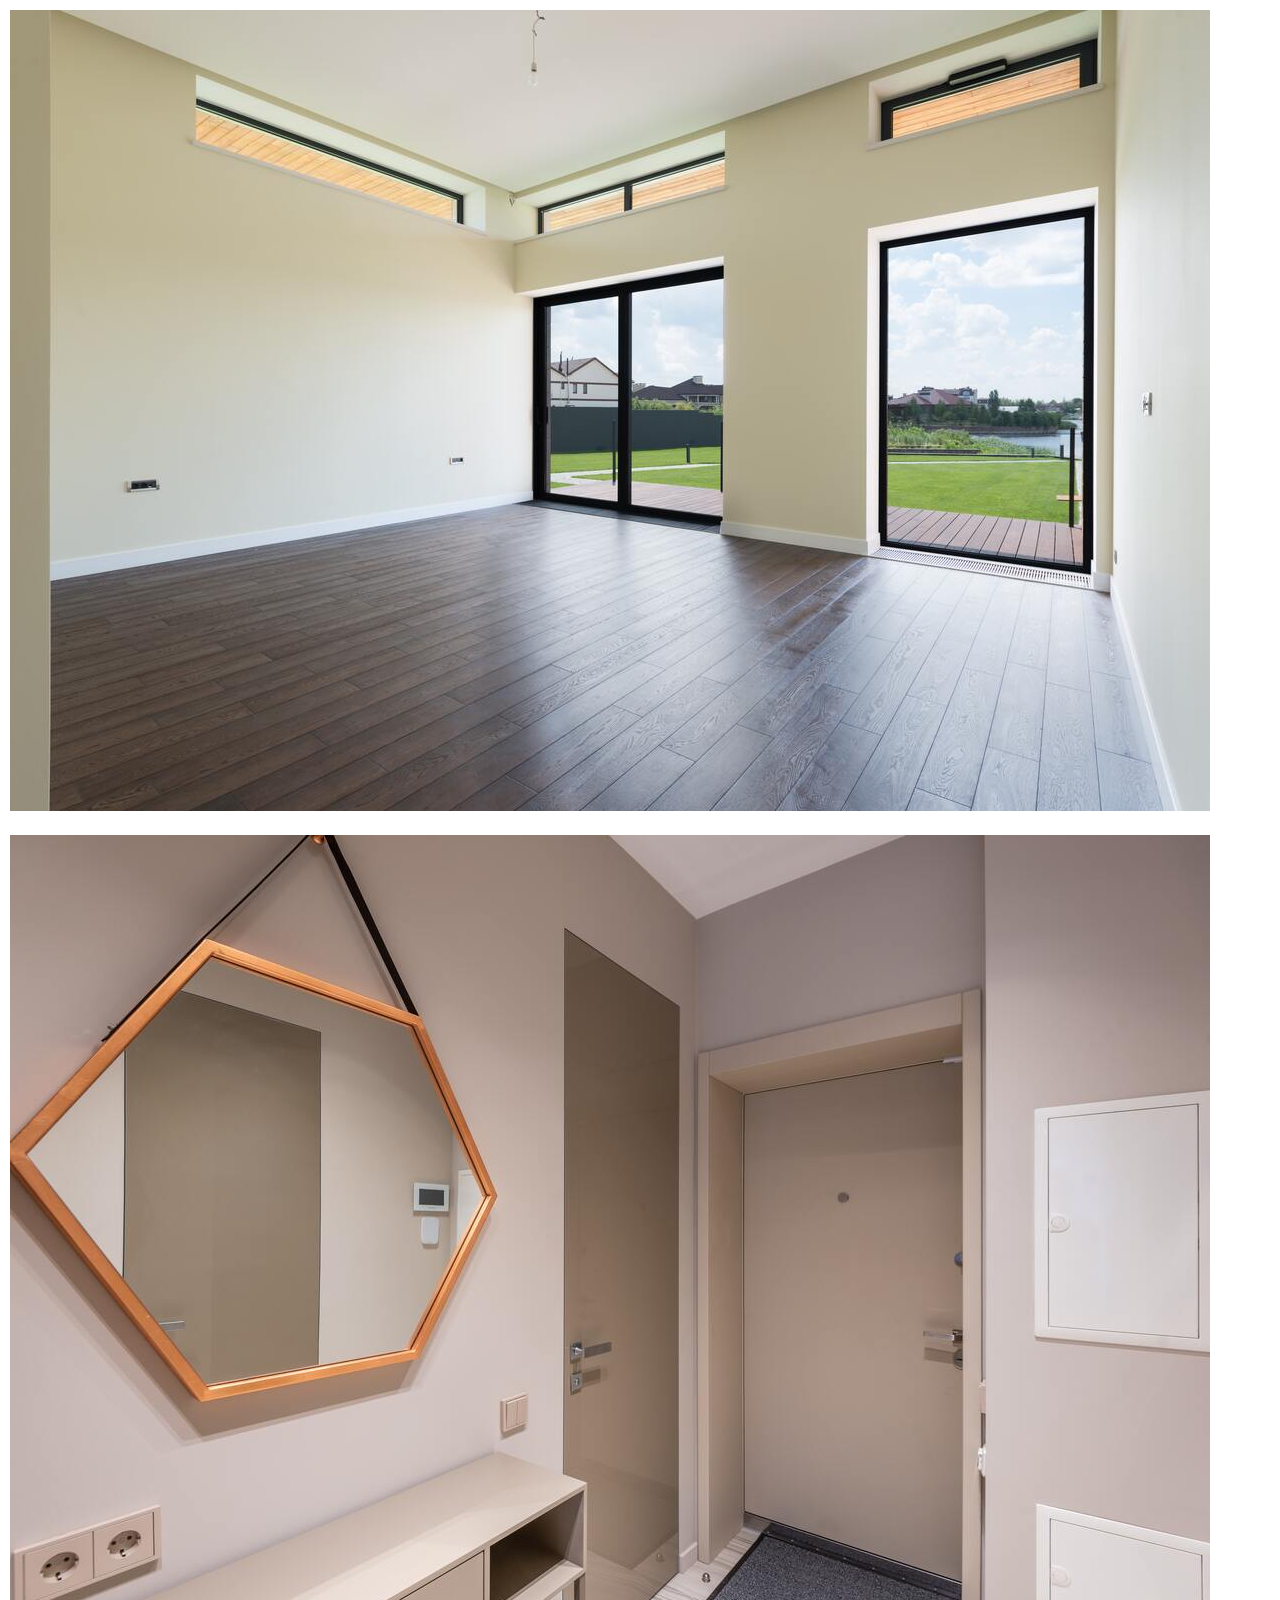
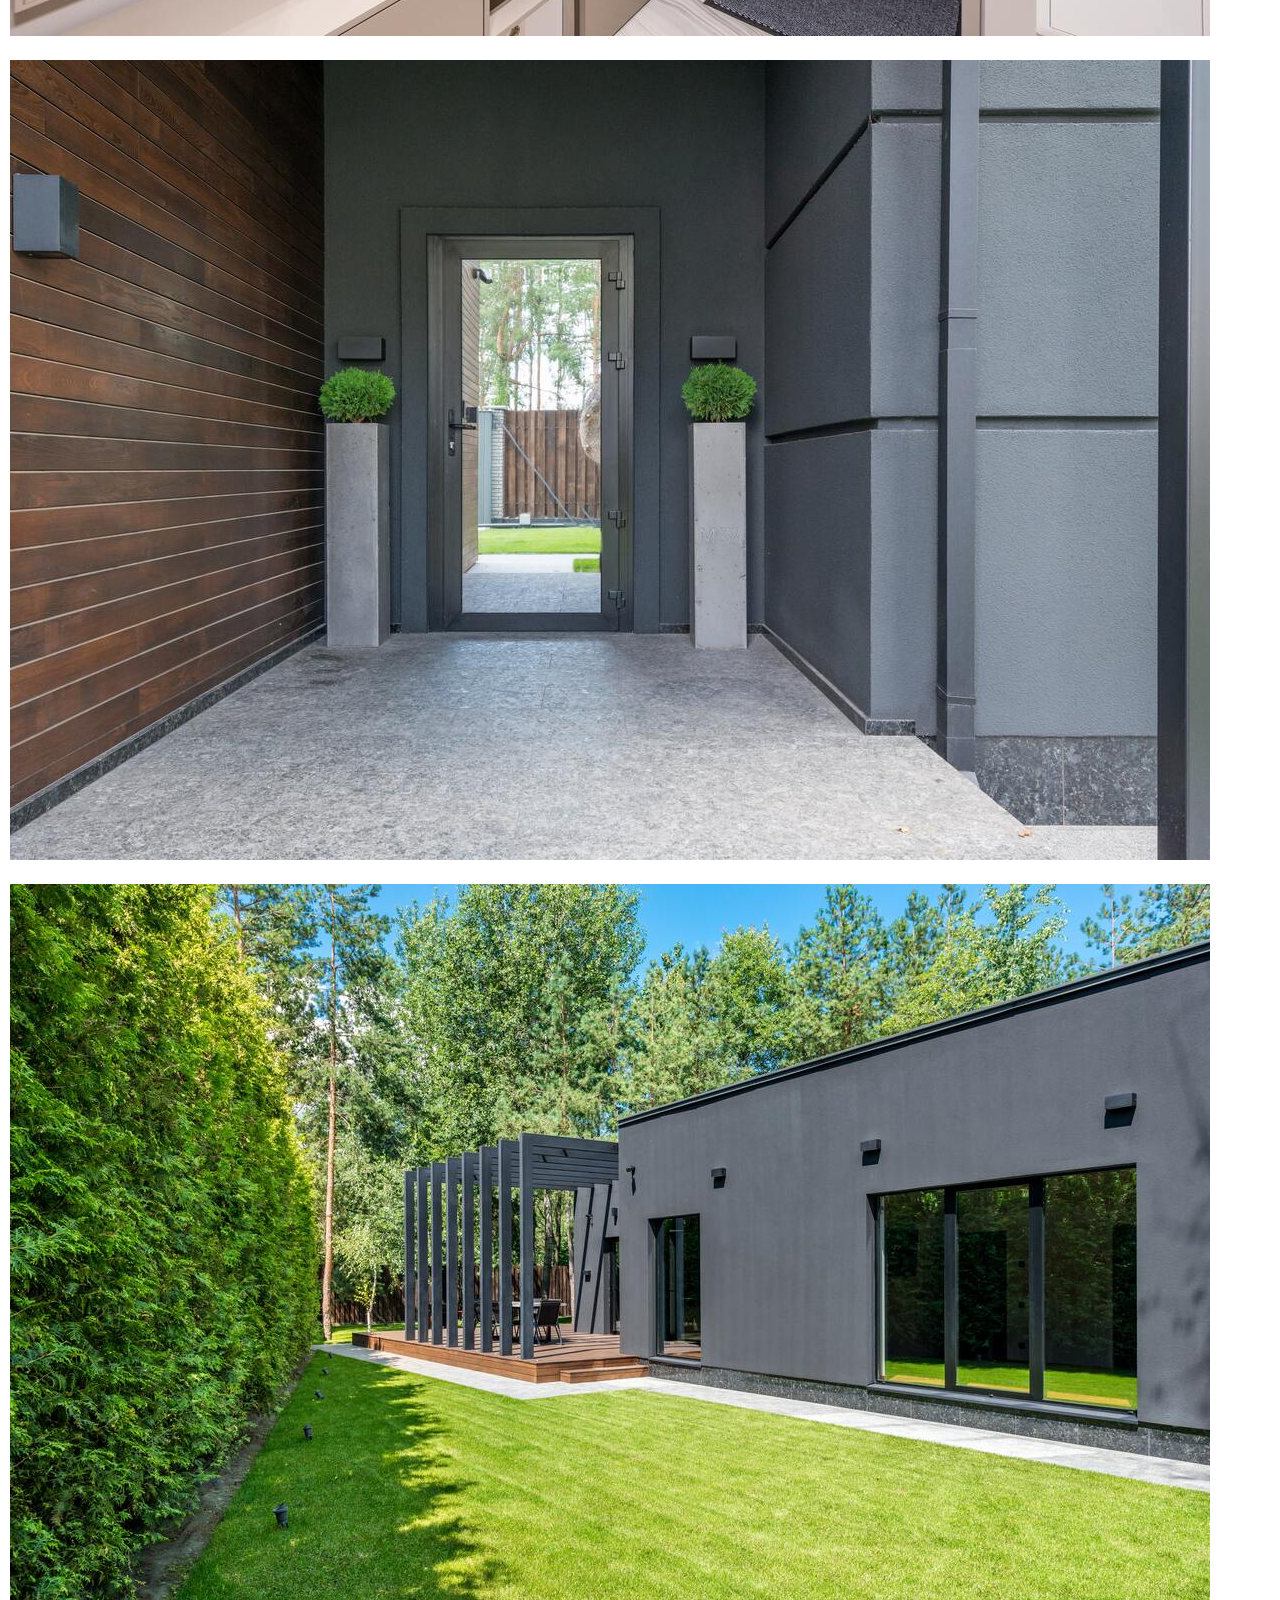
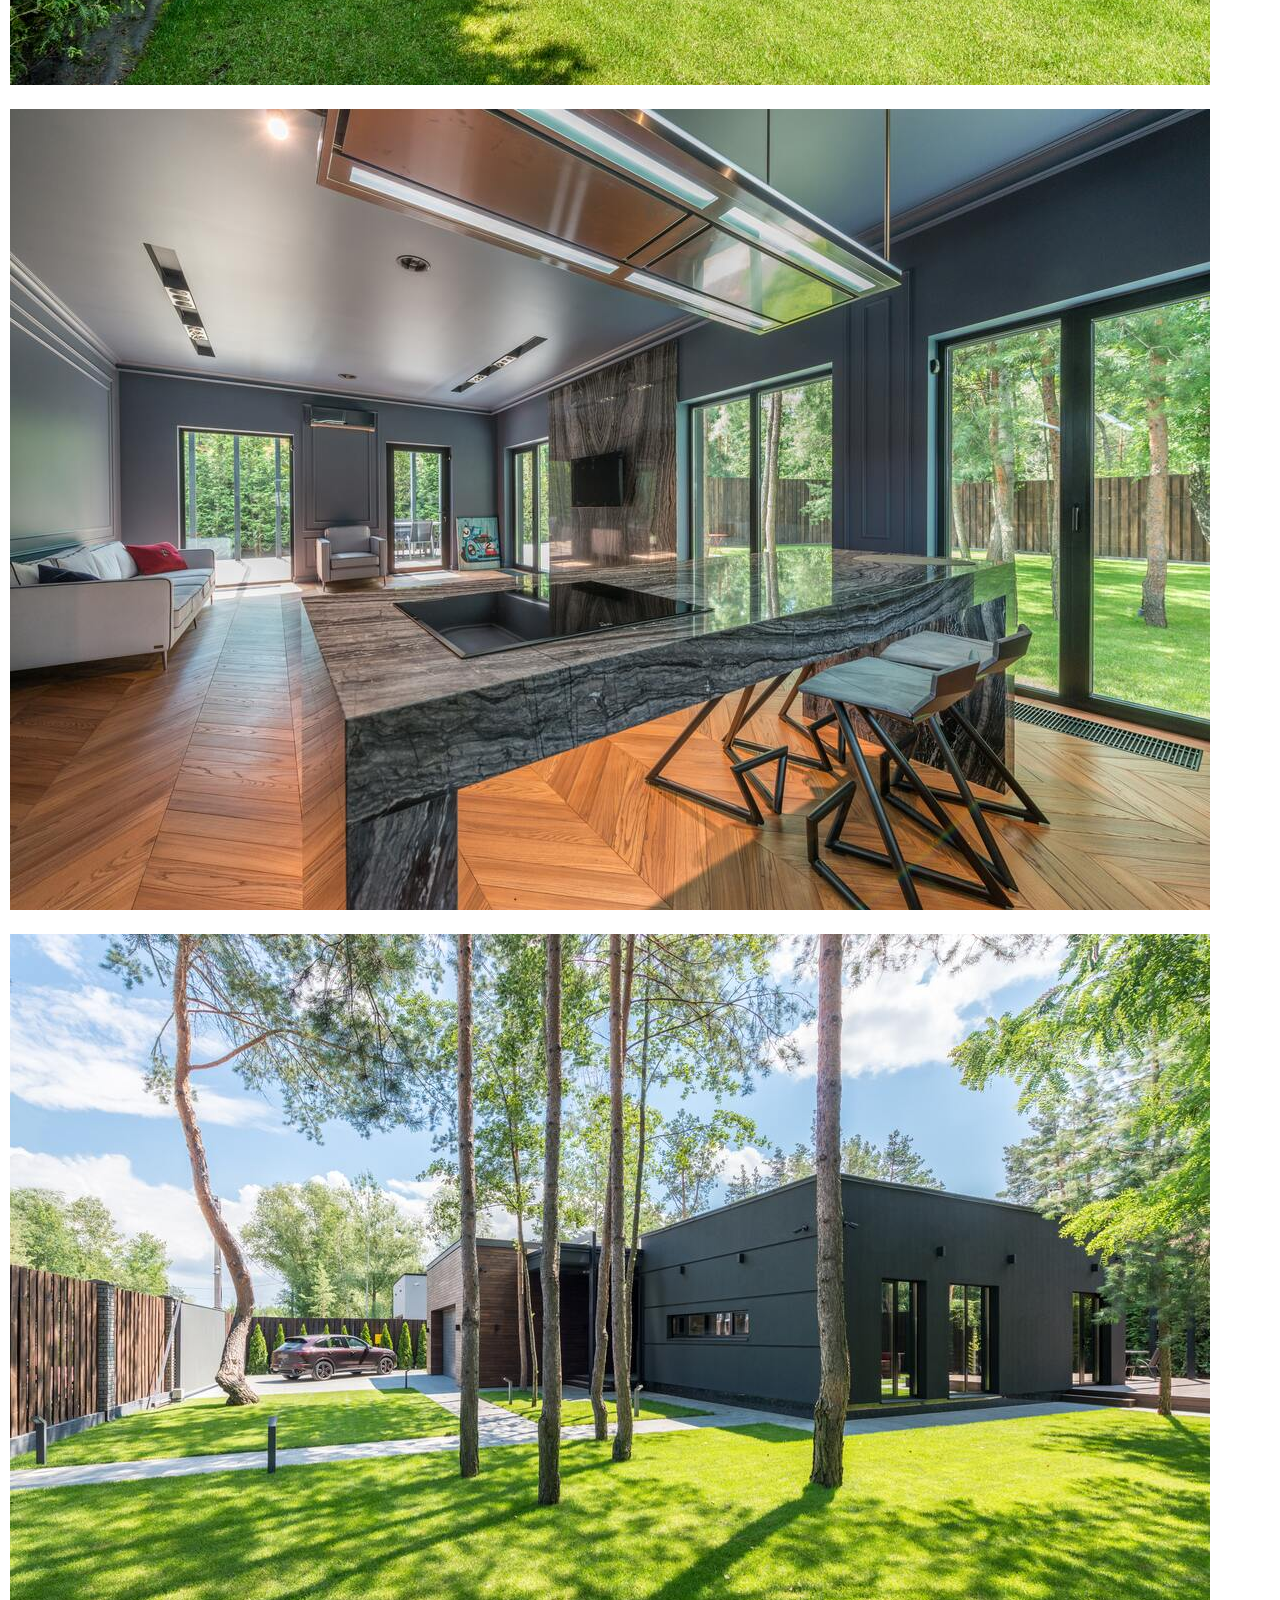
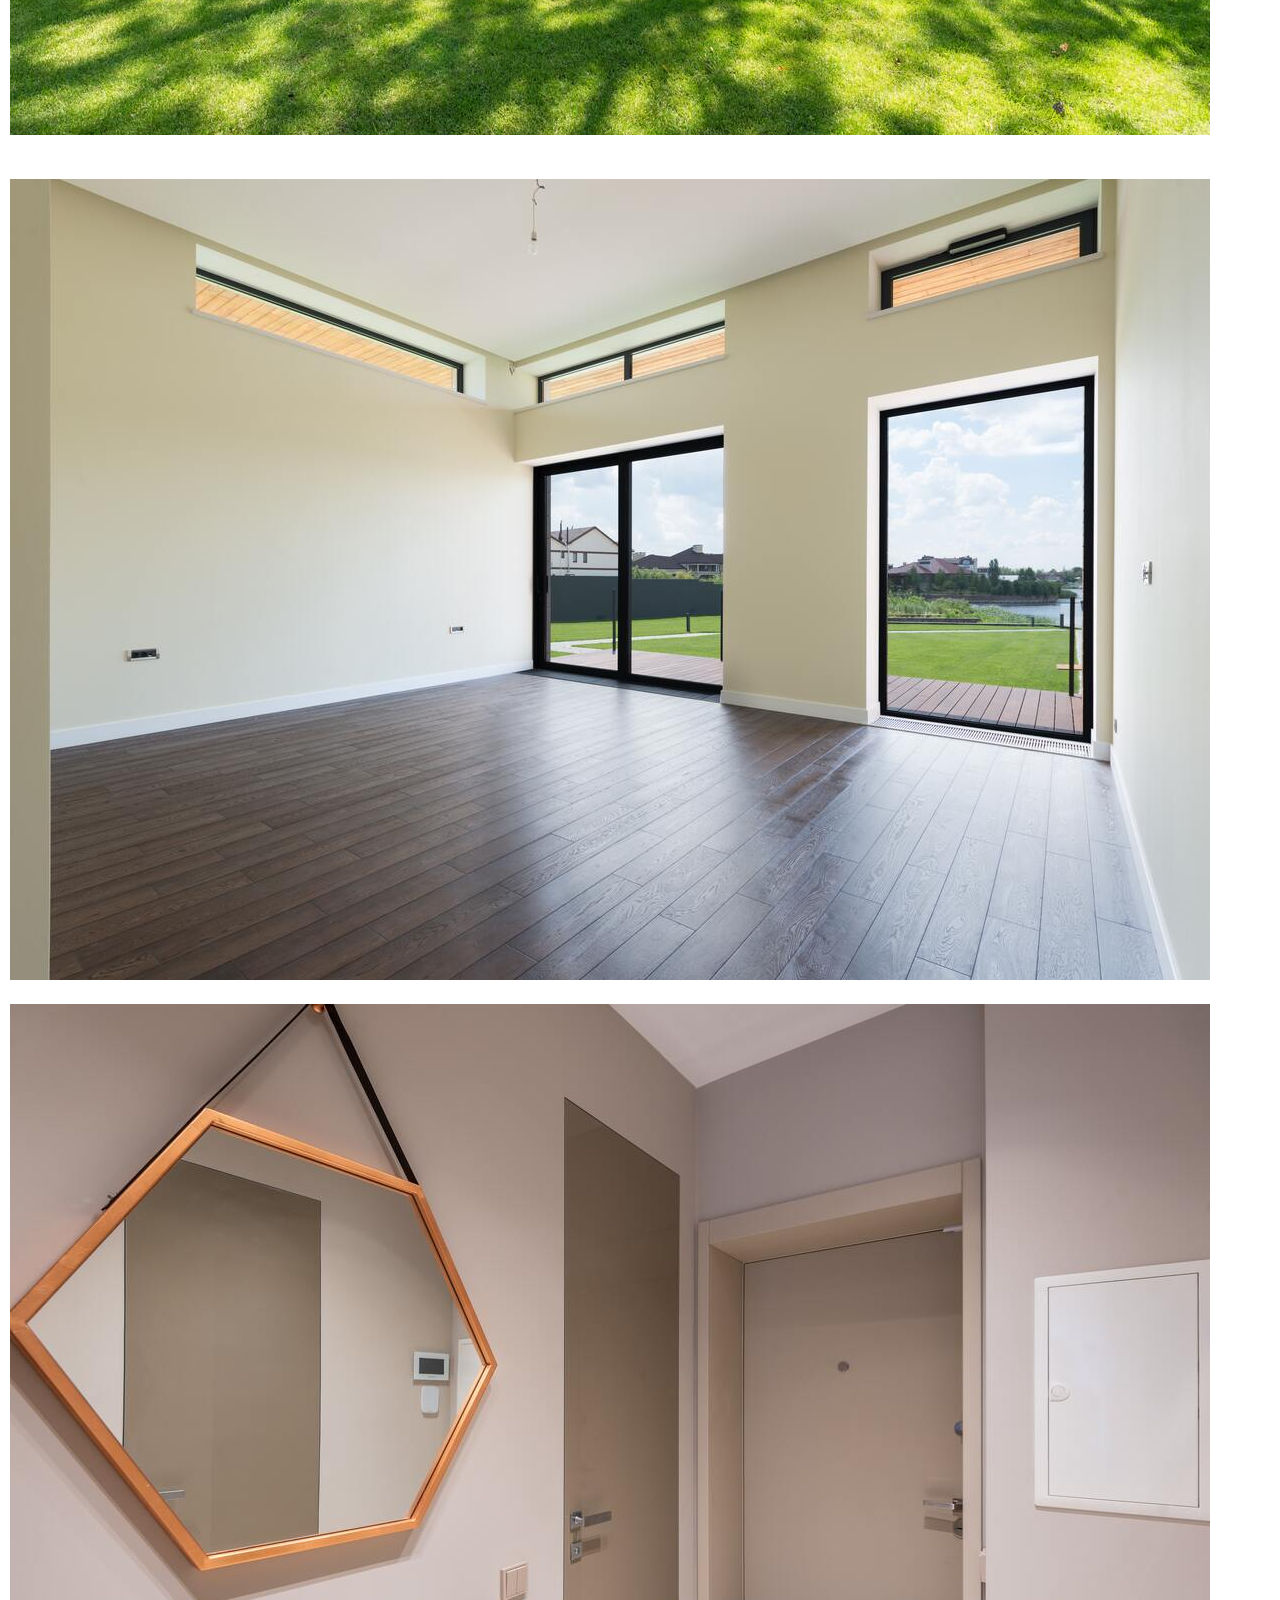
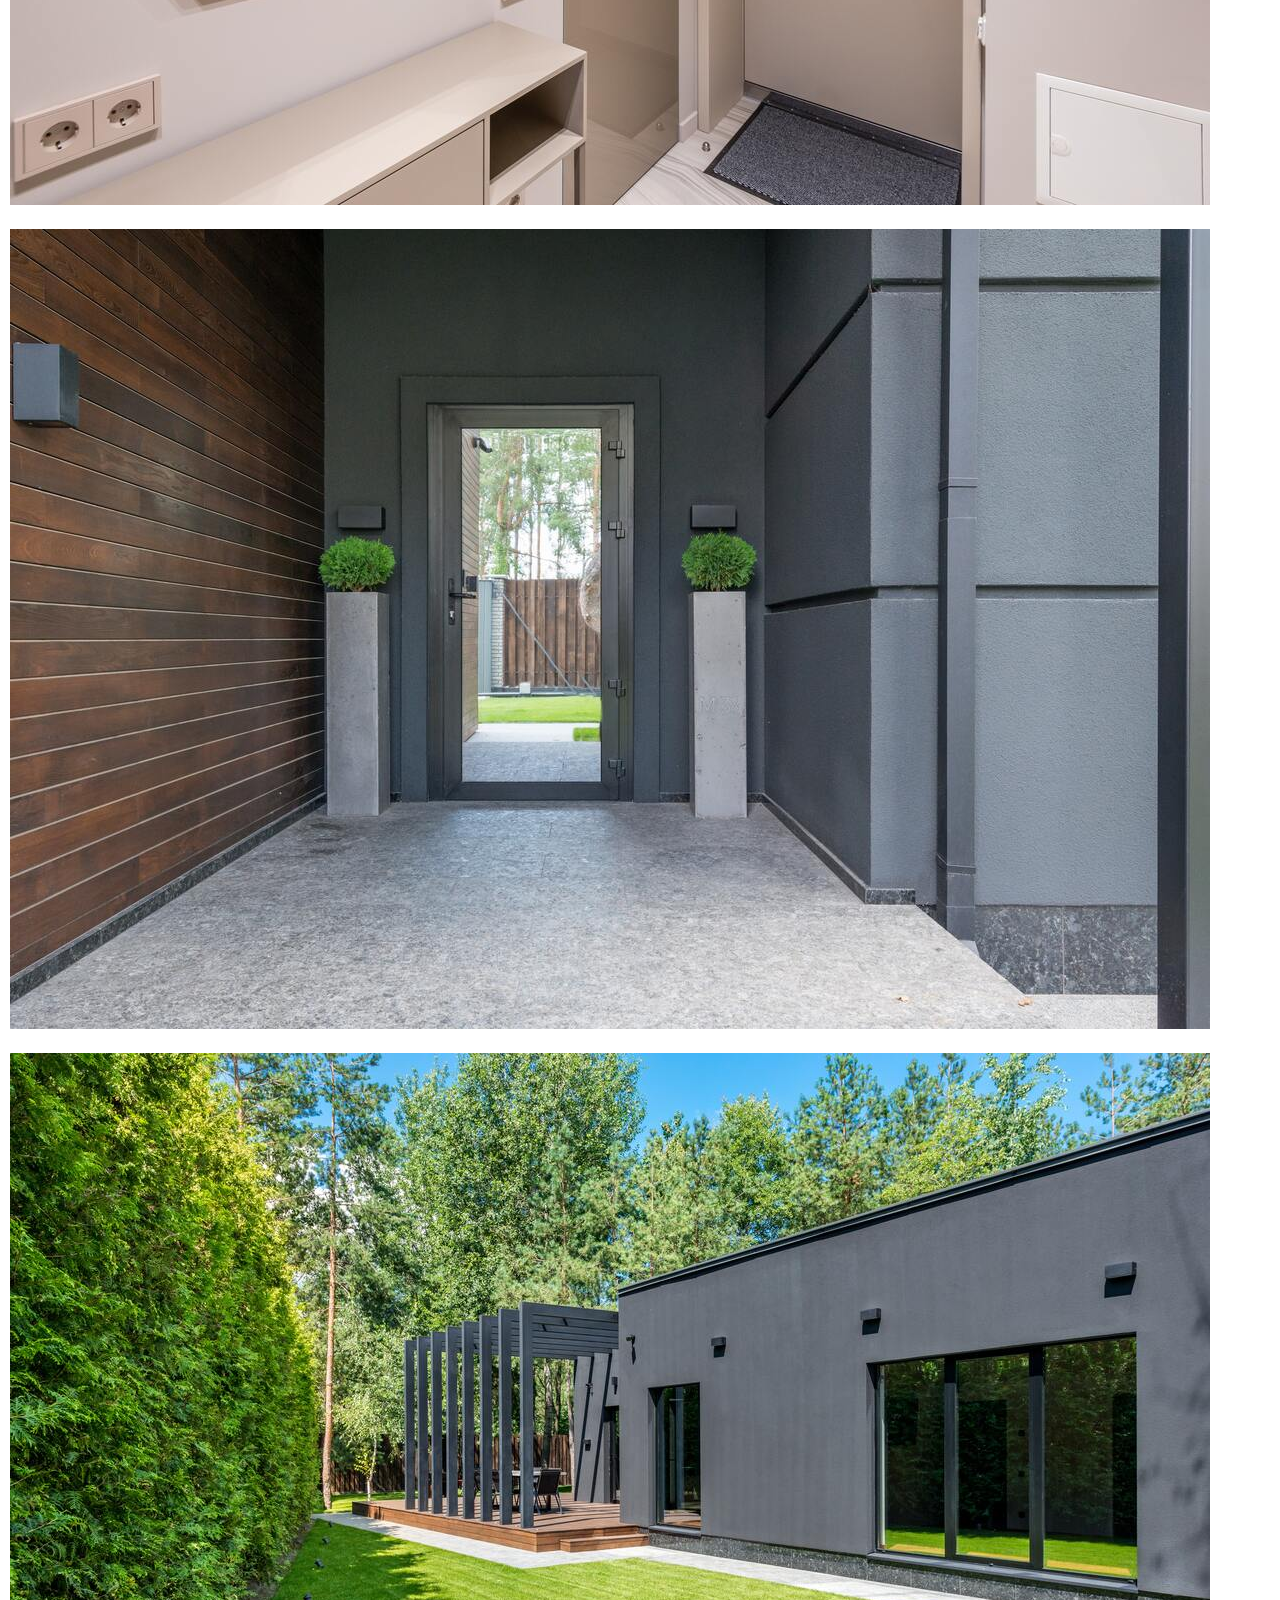
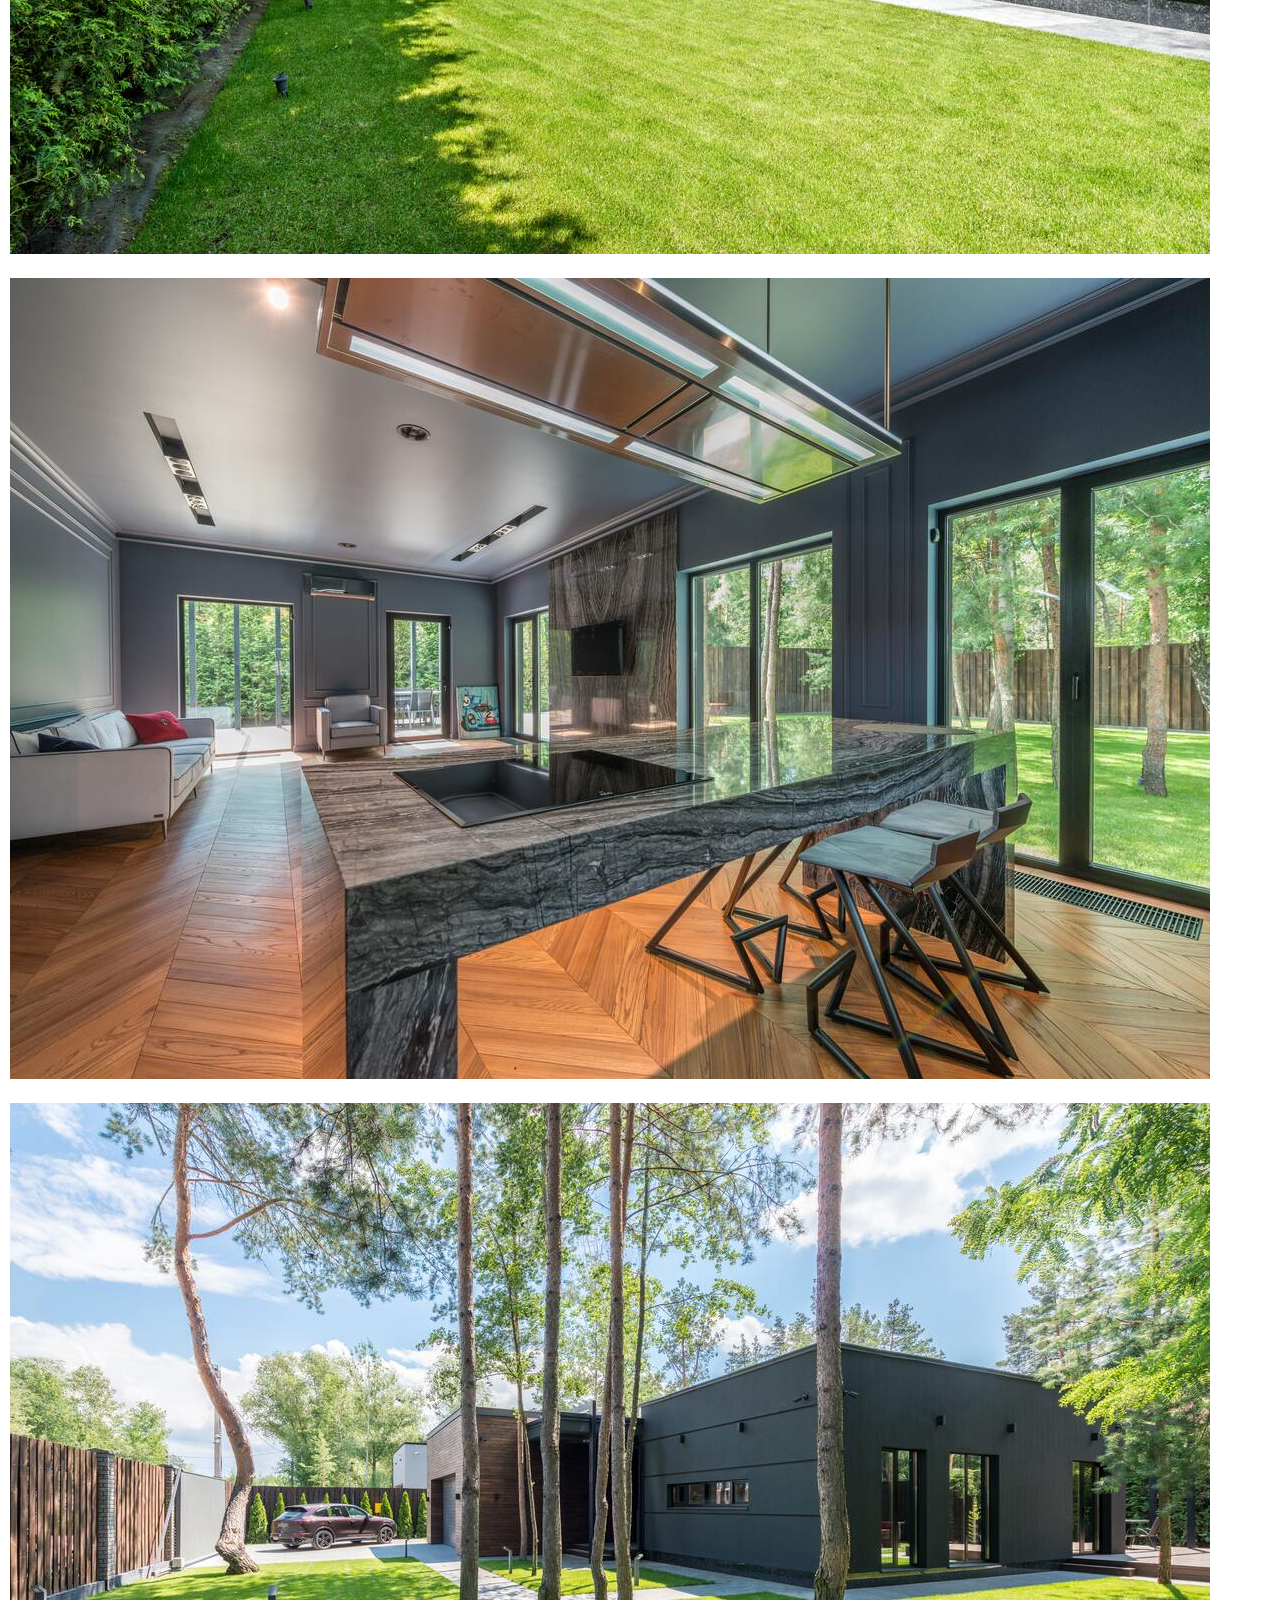
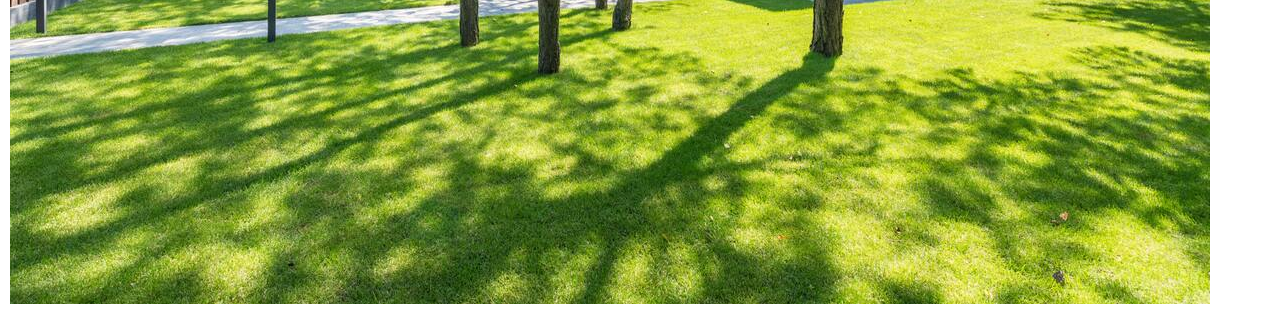
<file: index.html>
<!DOCTYPE html>
<html lang="en">

<head>
    <meta charset="UTF-8">
    <meta name="viewport" content="width=device-width, initial-scale=1.0">
    <title>slider</title>
    <link href="https://cdn.jsdelivr.net/npm/bootstrap@5.3.2/dist/css/bootstrap.min.css" rel="stylesheet"
        integrity="sha384-T3c6CoIi6uLrA9TneNEoa7RxnatzjcDSCmG1MXxSR1GAsXEV/Dwwykc2MPK8M2HN" crossorigin="anonymous">
    <link rel="stylesheet" href="css/slick.css">
    <link rel="stylesheet" href="css/slick-theme.css">
    <link rel="stylesheet" href="css/style.css">
</head>

<body>

    <div class="container">
        <div class="slider_wrap">
            <div class="banner_slider">
                <img src="images/img2.jpg" alt="">
                <img src="images/img3.jpg" alt="">
                <img src="images/img4.jpg" alt="">
                <img src="images/img5.jpg" alt="">
                <img src="images/img6.jpg" alt="">
                <img src="images/img7.jpg" alt="">
            </div>
            <div class="thumbnail_slider_area">
                <div class="container">
                    <div class="row thumbnail_slider">
                        <div class="col m-3">
                            <img src="images/img2.jpg" alt="">
                        </div>
                        <div class="col m-3">
                            <img src="images/img3.jpg" alt="">
                        </div>
                        <div class="col m-3">
                            <img src="images/img4.jpg" alt="">
                        </div>
                        <div class="col m-3">
                            <img src="images/img5.jpg" alt="">
                        </div>
                        <div class="col m-3">
                            <img src="images/img6.jpg" alt="">
                        </div>
                        <div class="col m-3">
                            <img src="images/img7.jpg" alt="">
                        </div>
                    </div>
                </div>

            </div>
        </div>
    </div>

    <script type="text/javascript" src="https://code.jquery.com/jquery-3.7.1.js"
        integrity="sha256-eKhayi8LEQwp4NKxN+CfCh+3qOVUtJn3QNZ0TciWLP4=" crossorigin="anonymous"></script>
    <script type="text/javascript" src="jq/slick.min.js"></script>
    <script type="text/javascript" src="jq/slide.js"></script>
</body>

</html>
</file>
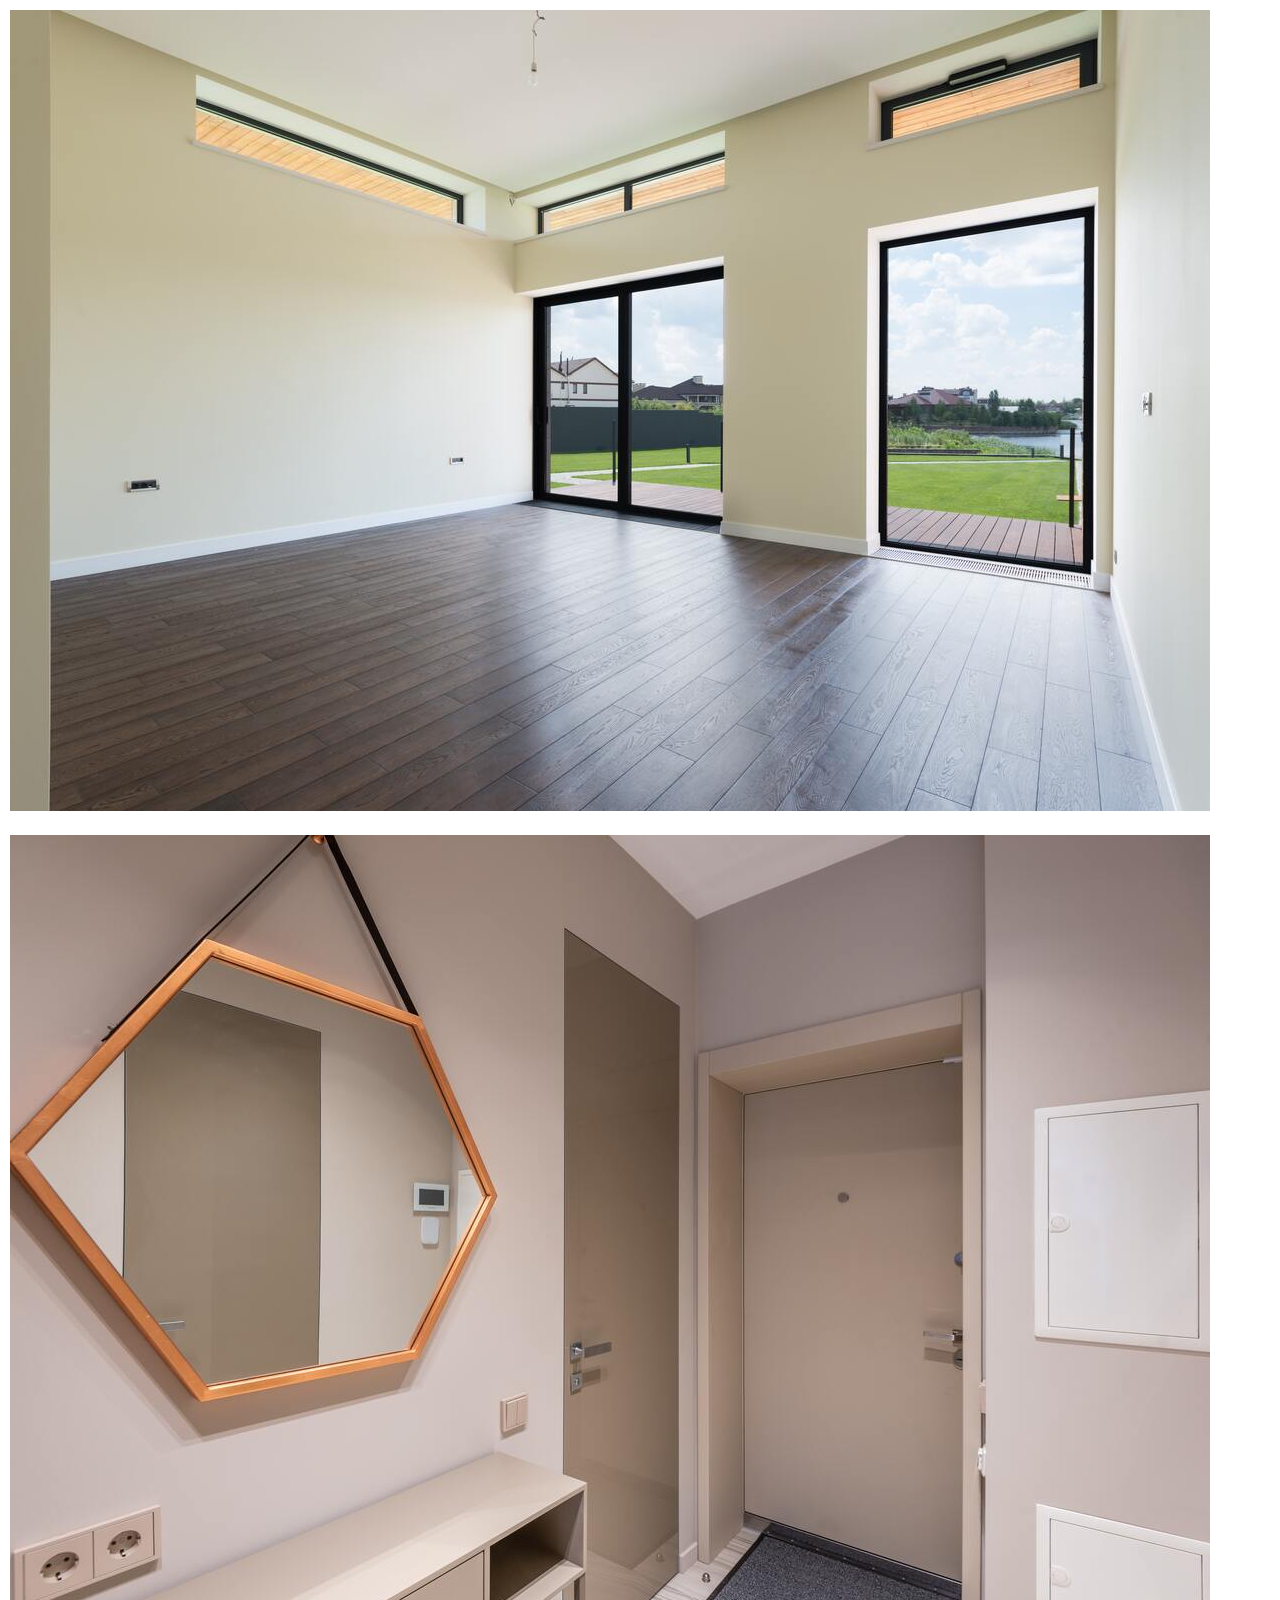
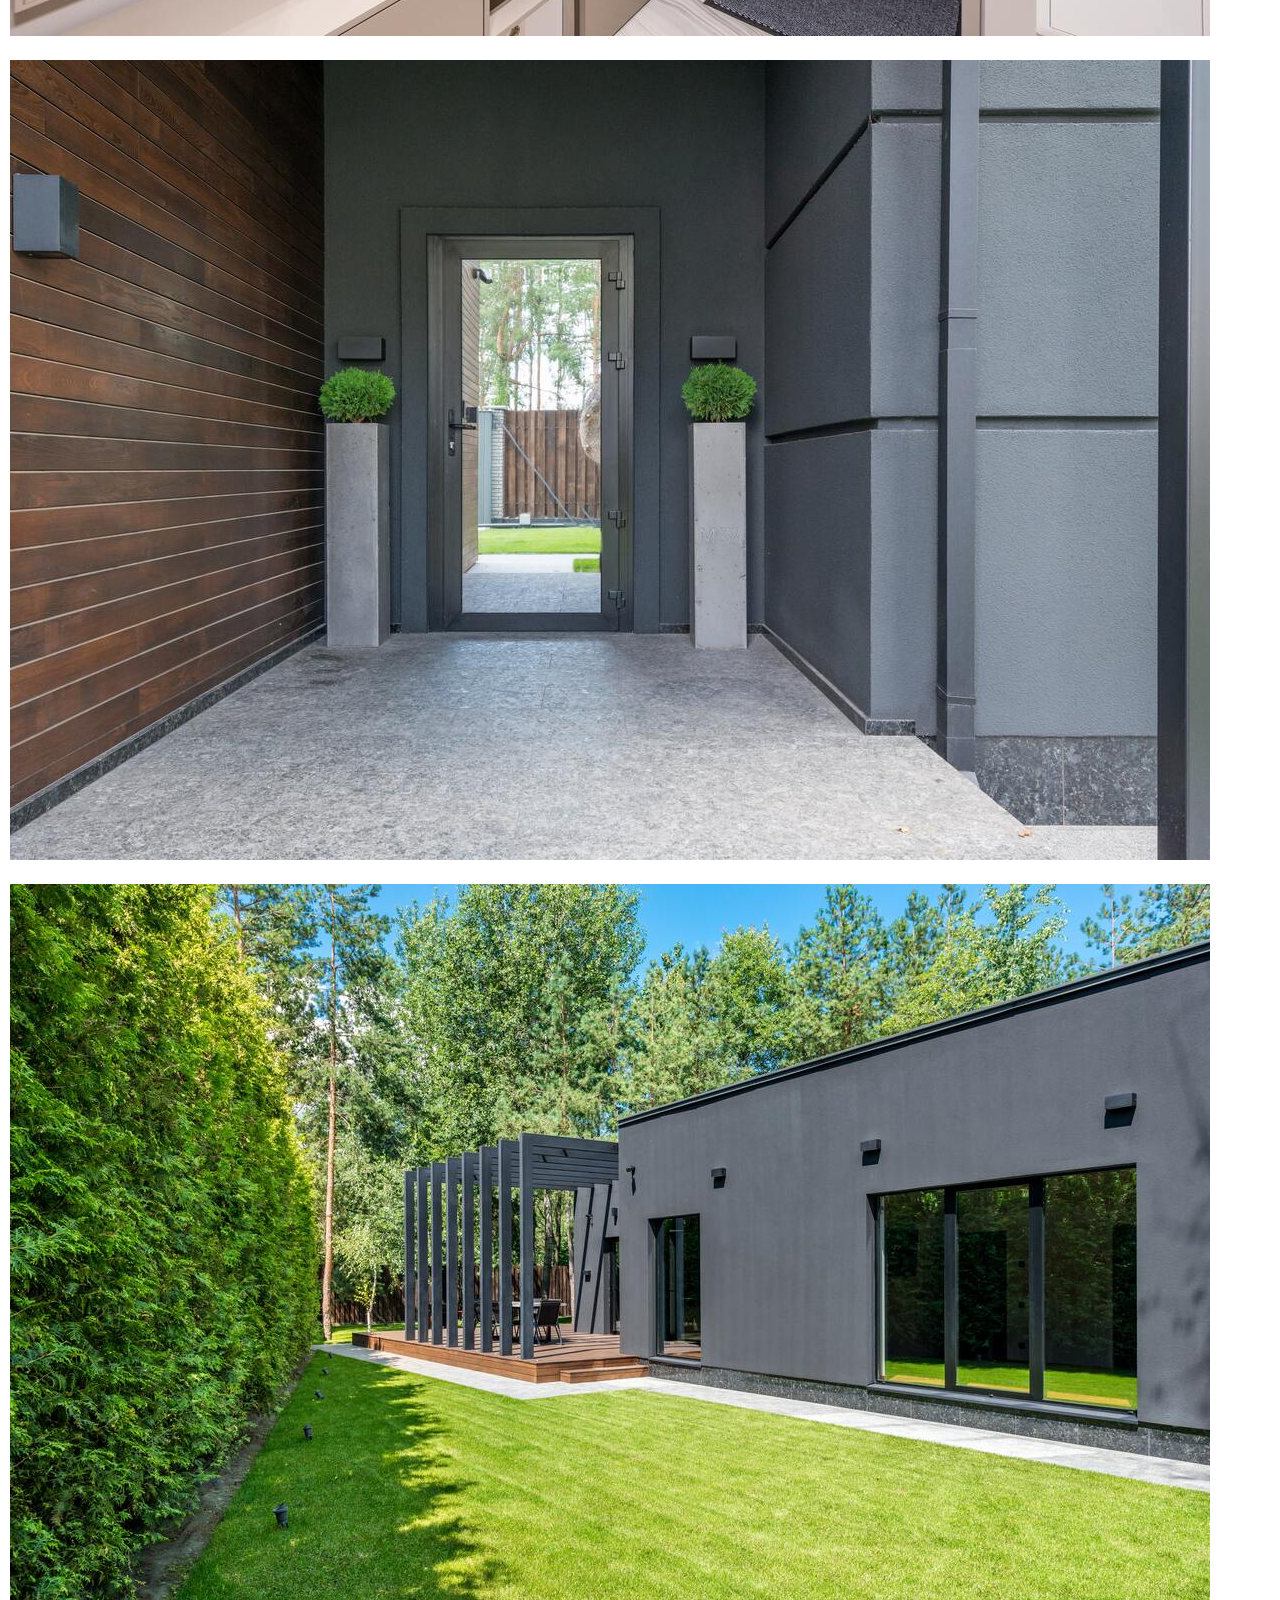
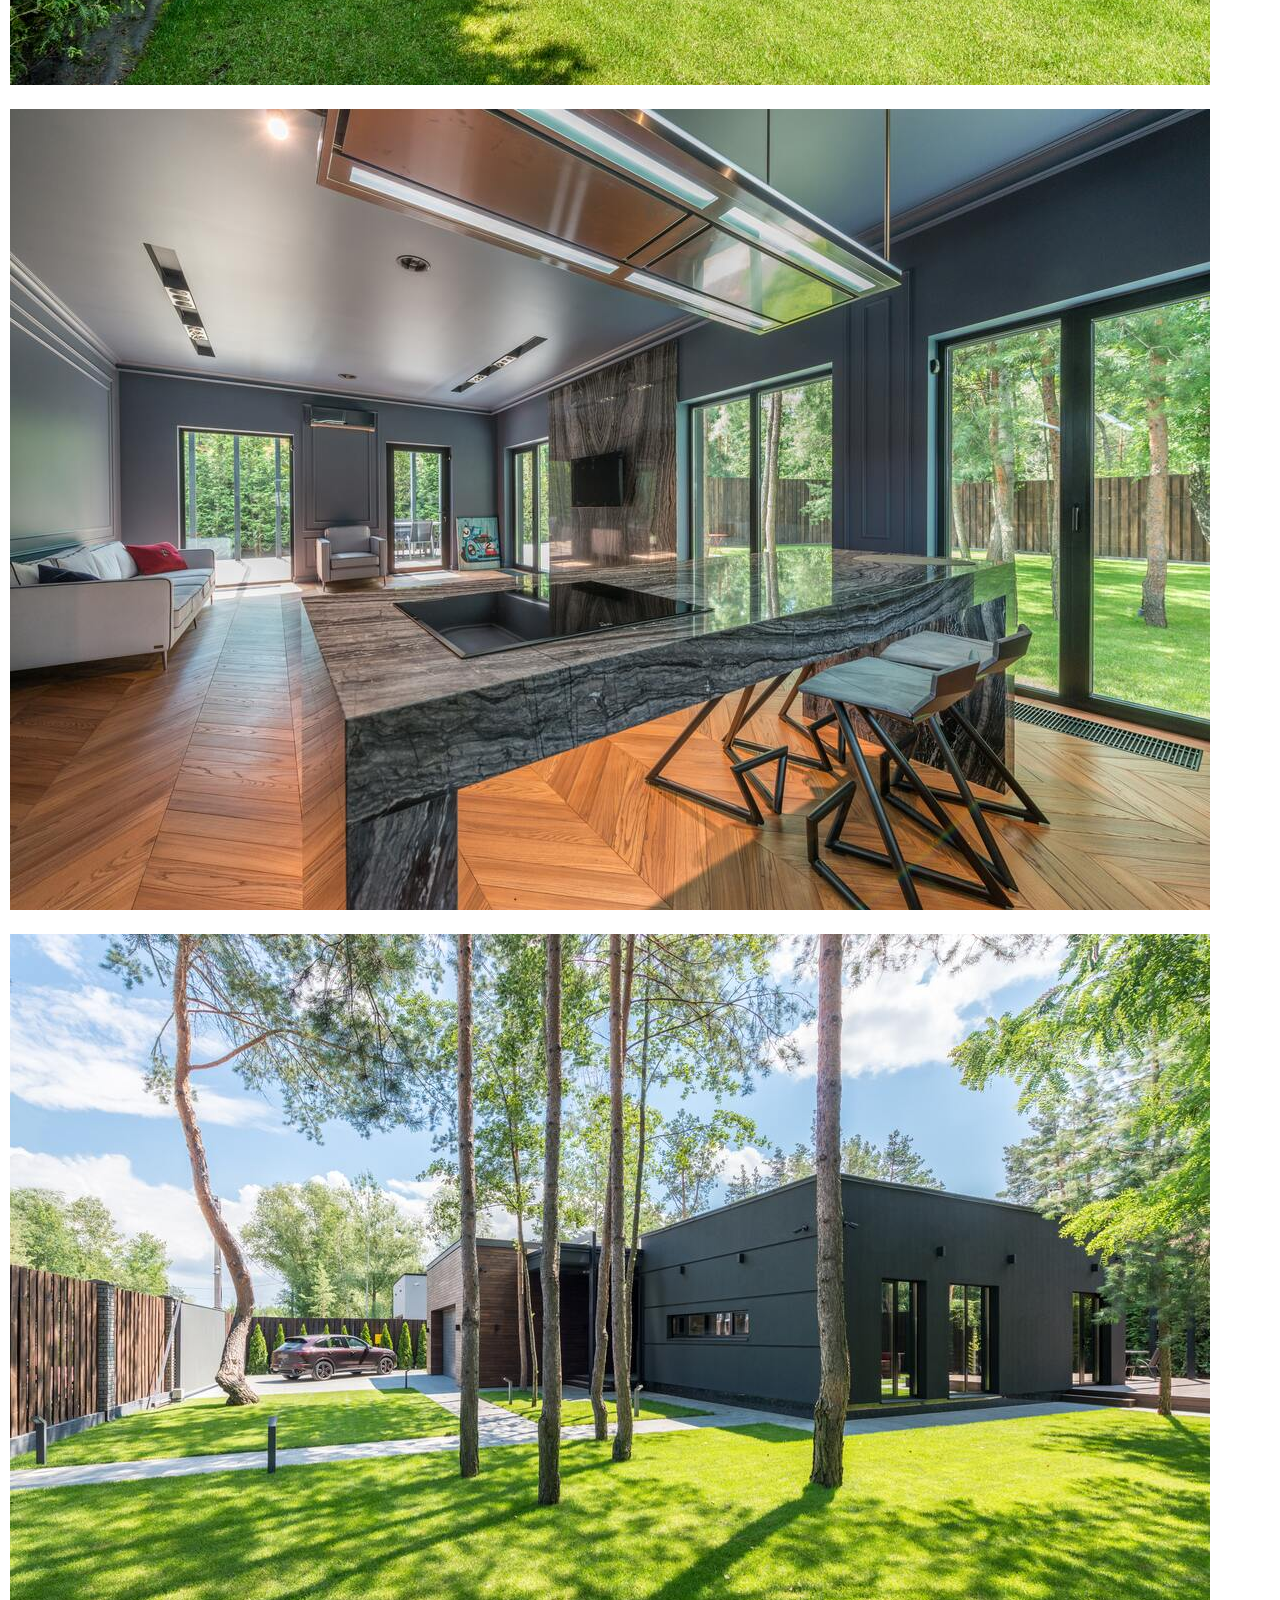
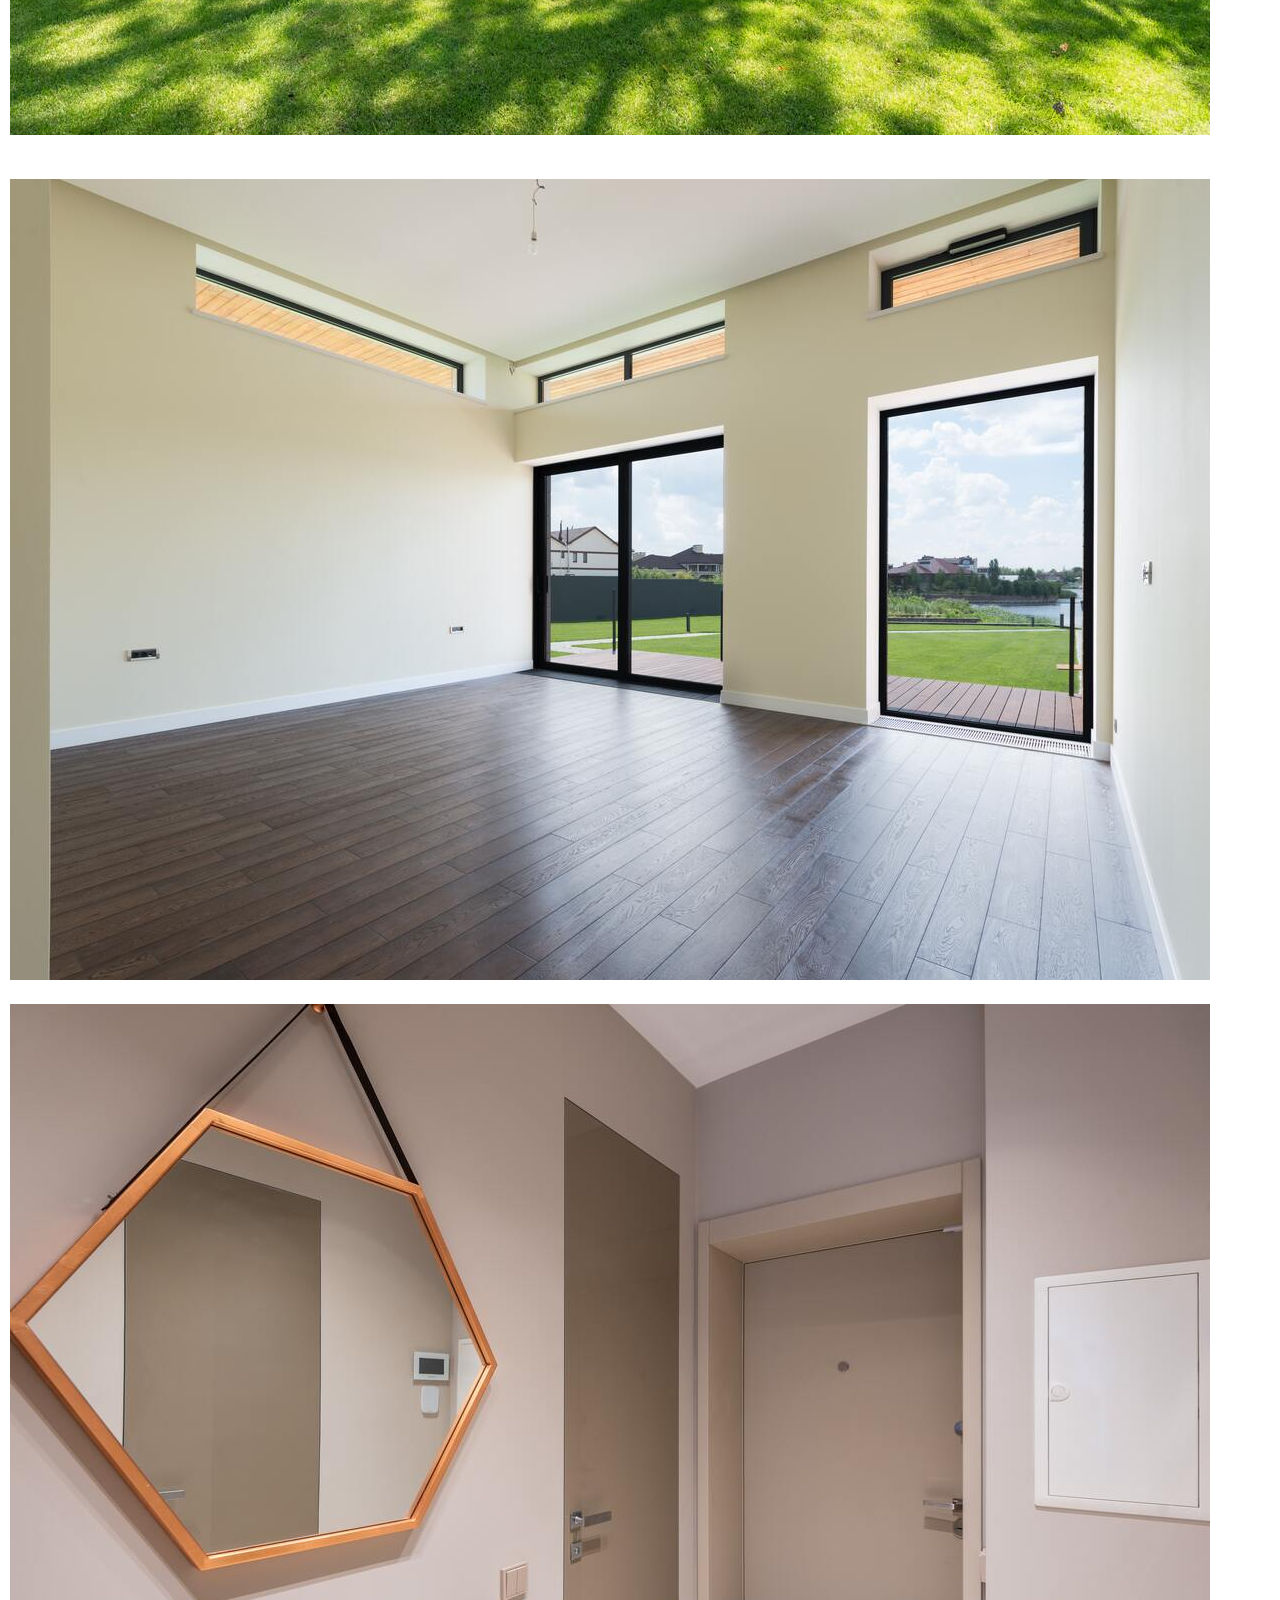
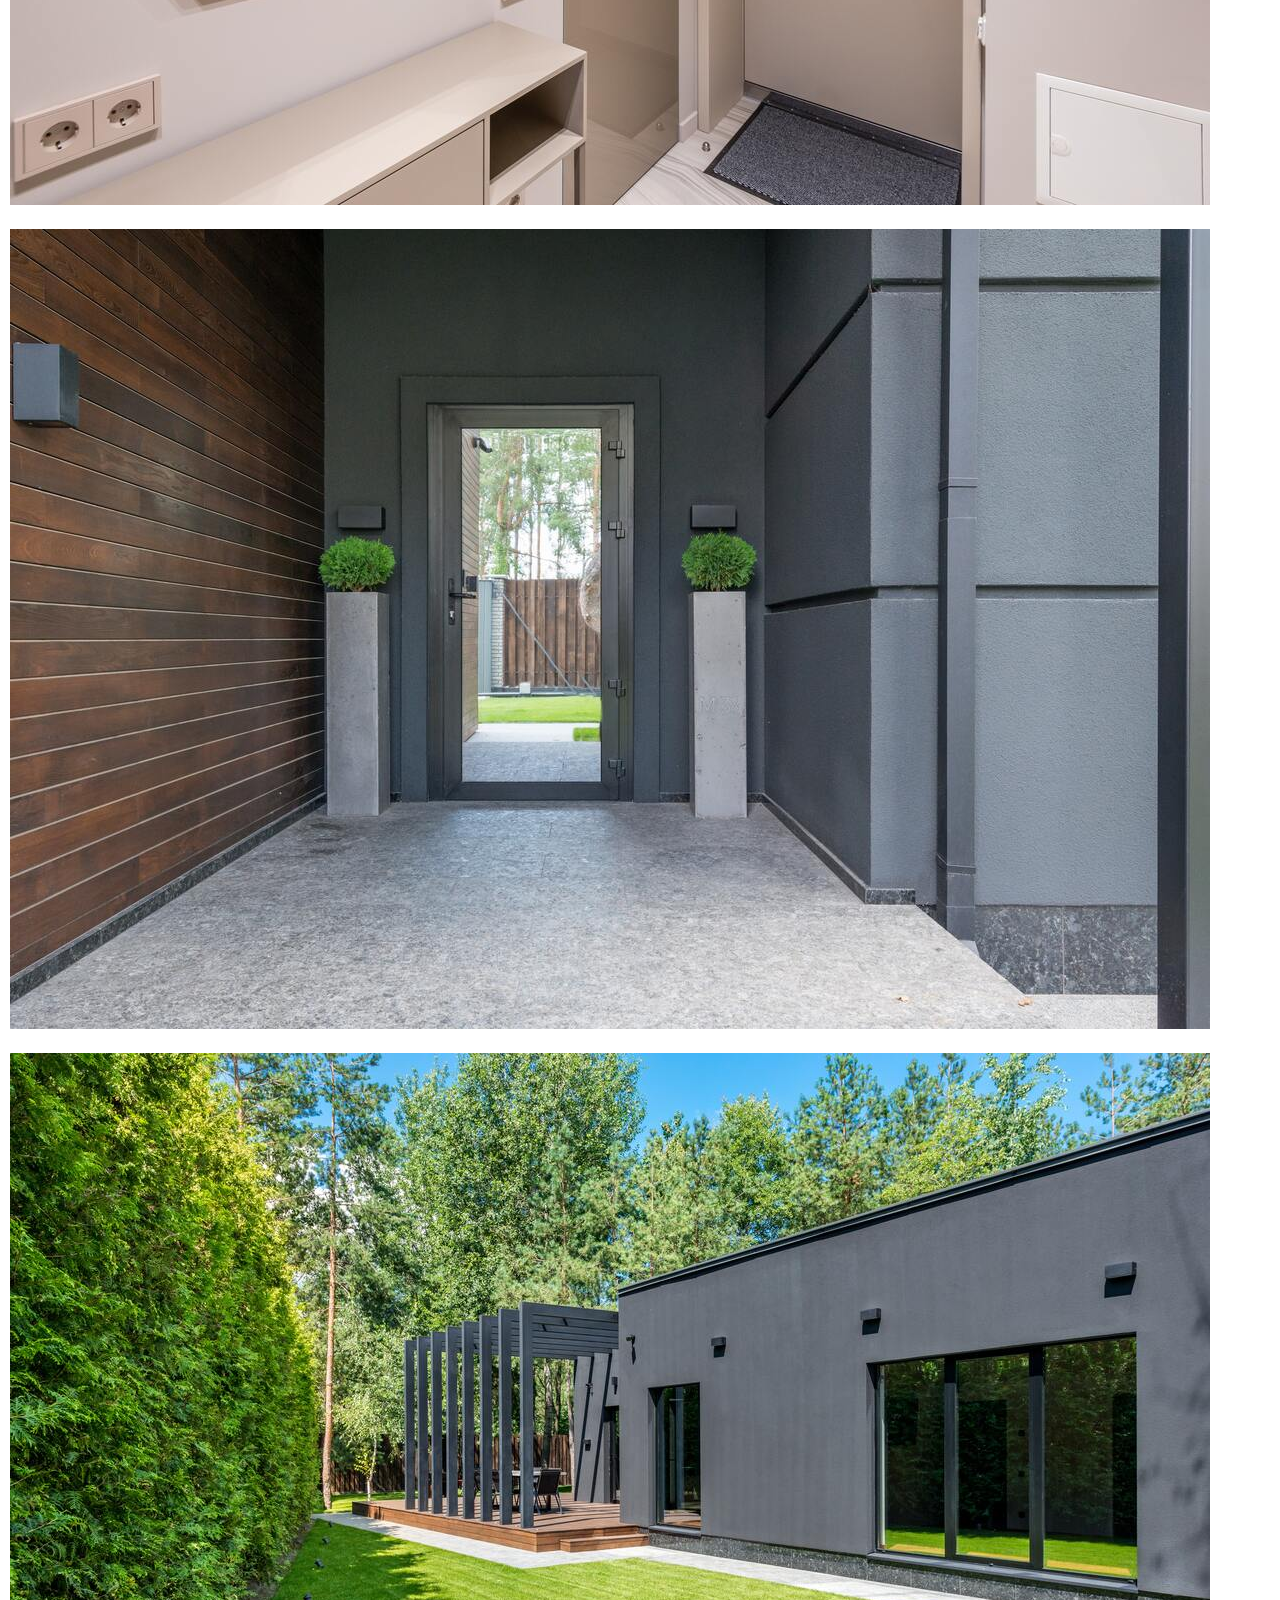
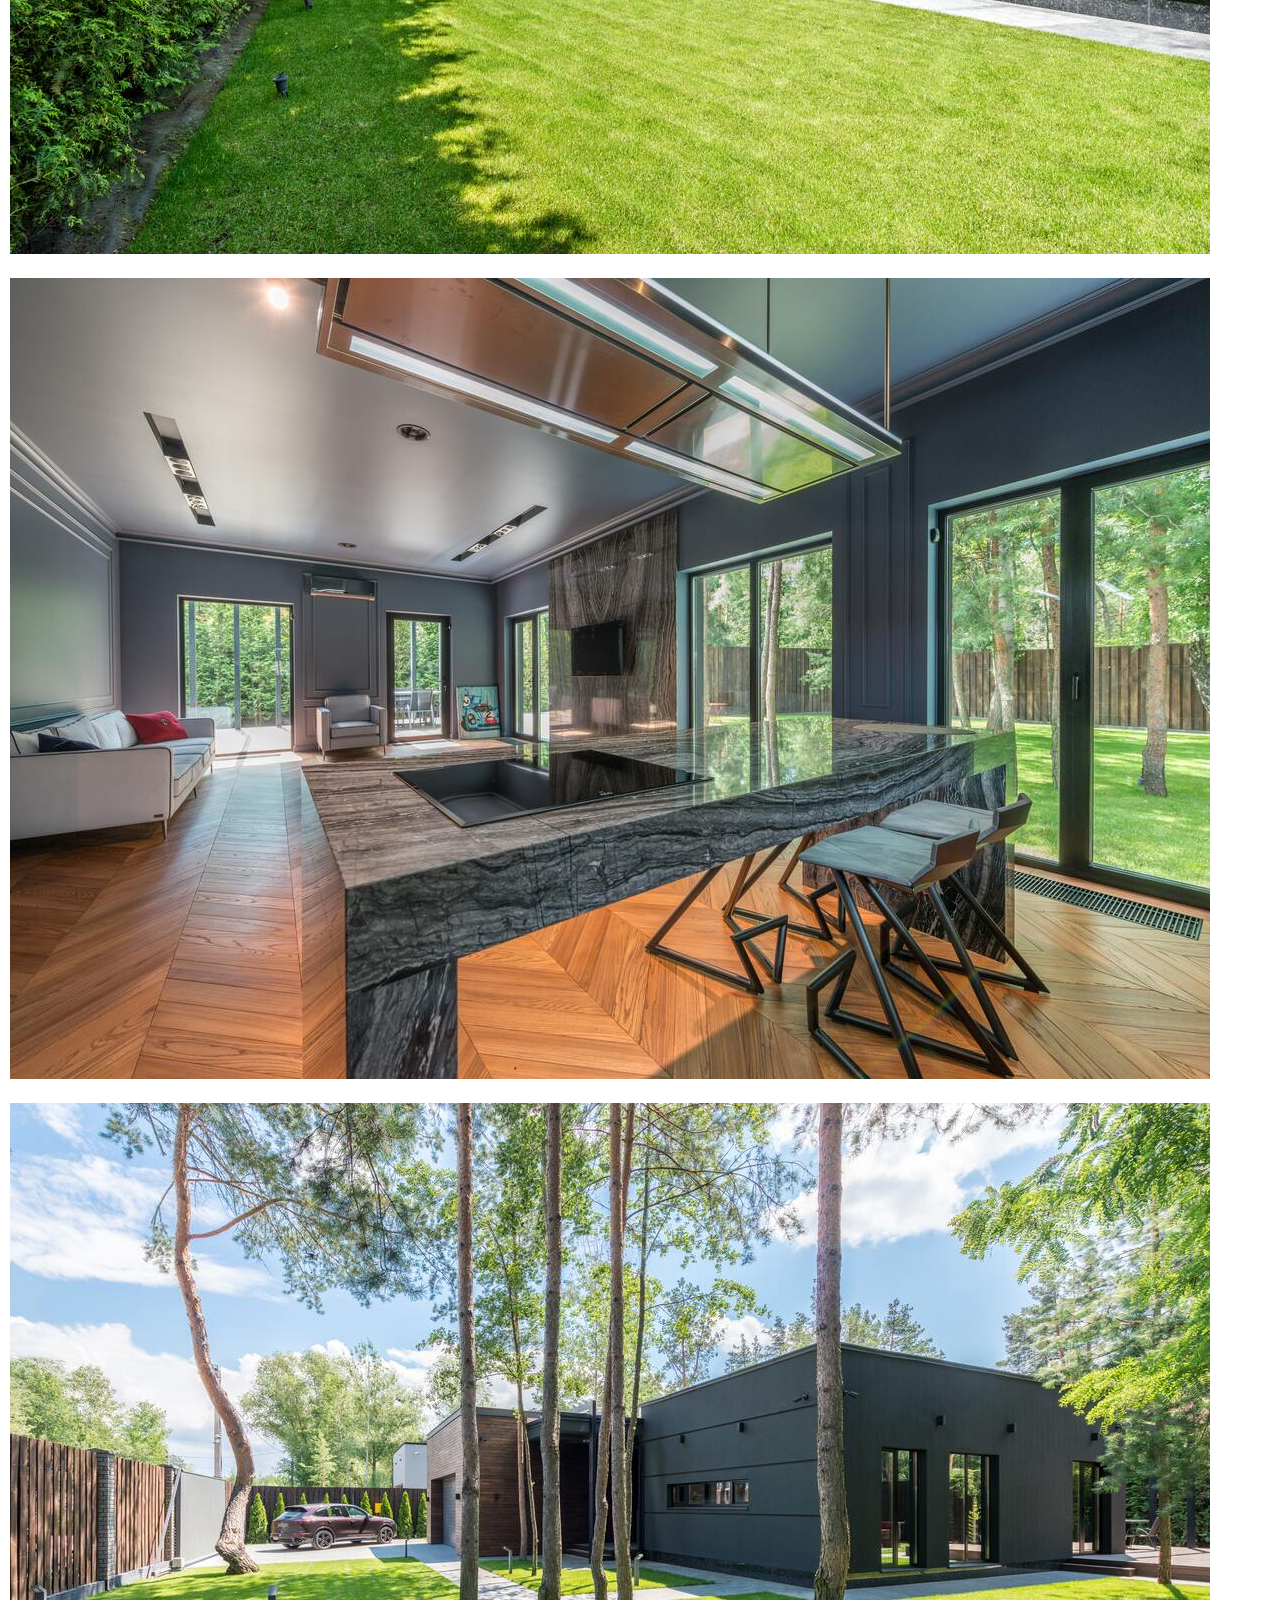
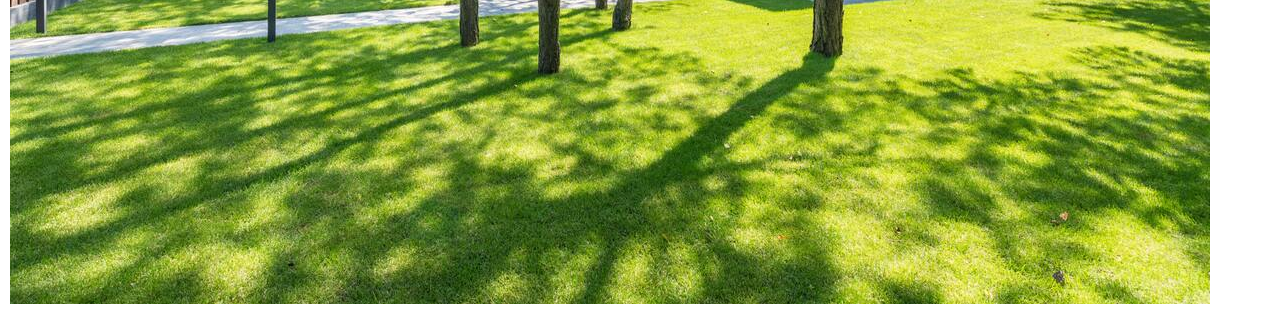
<file: html/index1.html>
<!DOCTYPE html>
<html lang="en">

<head>
    <meta charset="UTF-8">
    <meta name="viewport" content="width=device-width, initial-scale=1.0">
    <title>slider</title>
    <link href="https://cdn.jsdelivr.net/npm/bootstrap@5.3.2/dist/css/bootstrap.min.css" rel="stylesheet"
        integrity="sha384-T3c6CoIi6uLrA9TneNEoa7RxnatzjcDSCmG1MXxSR1GAsXEV/Dwwykc2MPK8M2HN" crossorigin="anonymous">
    <link rel="stylesheet" href="../css/slick.css">
    <link rel="stylesheet" href="../css/slick-theme.css">
    <link rel="stylesheet" href="../css/style.css">
</head>

<body>

    <div class="container">
        <div class="slider_wrap">
            <div class="banner_slider">
                <img src="../images/img2.jpg" alt="">
                <img src="../images/img3.jpg" alt="">
                <img src="../images/img4.jpg" alt="">
                <img src="../images/img5.jpg" alt="">
                <img src="../images/img6.jpg" alt="">
                <img src="../images/img7.jpg" alt="">
            </div>
            <div class="thumbnail_slider_area">
                <div class="container">
                    <div class="row thumbnail_slider">
                        <div class="col m-3">
                            <img src="../images/img2.jpg" alt="">
                        </div>
                        <div class="col m-3">
                            <img src="../images/img3.jpg" alt="">
                        </div>
                        <div class="col m-3">
                            <img src="../images/img4.jpg" alt="">
                        </div>
                        <div class="col m-3">
                            <img src="../images/img5.jpg" alt="">
                        </div>
                        <div class="col m-3">
                            <img src="../images/img6.jpg" alt="">
                        </div>
                        <div class="col m-3">
                            <img src="../images/img7.jpg" alt="">
                        </div>
                    </div>
                </div>

            </div>
        </div>
    </div>

    <script type="text/javascript" src="https://code.jquery.com/jquery-3.7.1.js"
        integrity="sha256-eKhayi8LEQwp4NKxN+CfCh+3qOVUtJn3QNZ0TciWLP4=" crossorigin="anonymous"></script>
    <script type="text/javascript" src="../jq/slick.min.js"></script>
    <script type="text/javascript" src="../jq/slide.js"></script>
</body>

</html>
</file>
<file: css/style.css>
*{
    box-sizing: border-box;
    margin: 0;
    padding: 0;
}
img{
    max-width: 100%;
    margin: 10px;
}
.slider_wrap{
    position: relative;
    /* height: 400px;
    border: 5px solid; */
}

/* .banner_slider{
    height: 500px;
} */
.thumbnail_slider_area{

    /* position: absolute; */
    /* left: 0; */
    margin-top: 20px ;
    width: 100%;
}

/* .thumbnail_slider img{
    border: 2px solid #f00;
} */
</file>
